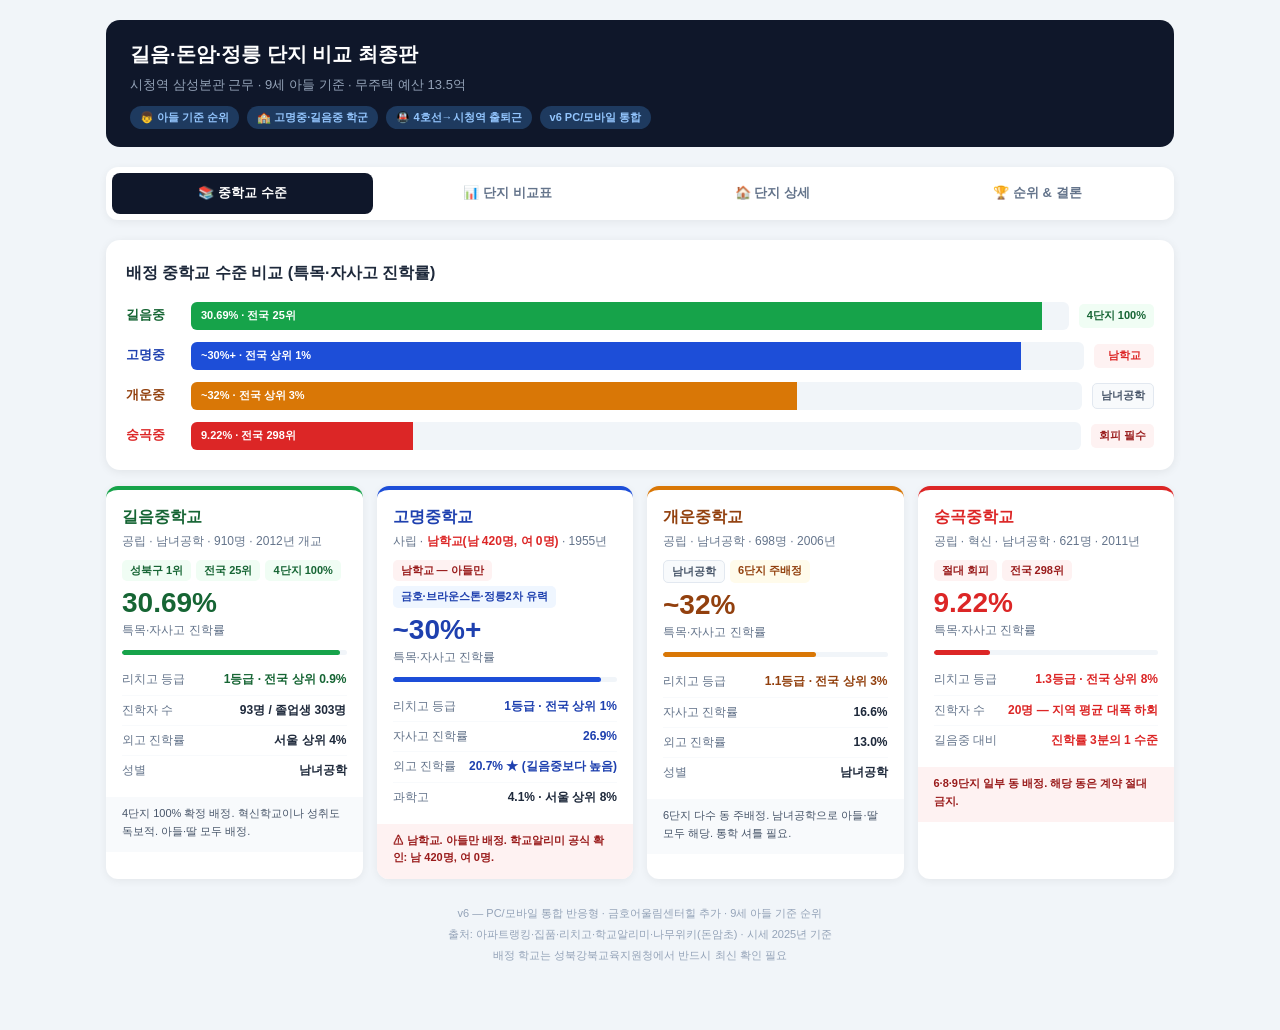
<file: index.html>
<!DOCTYPE html>
<html lang="ko">
<head>
<meta charset="UTF-8">
<meta name="viewport" content="width=device-width, initial-scale=1.0">
<title>길음·돈암·정릉 단지 비교 최종판 v6</title>
<style>
*, *::before, *::after { box-sizing: border-box; margin: 0; padding: 0; }
body {
  font-family: -apple-system, BlinkMacSystemFont, 'Noto Sans KR', 'Apple SD Gothic Neo', sans-serif;
  background: #f1f5f9; color: #1e293b; font-size: 14px; line-height: 1.6;
}

/* ── 레이아웃 ── */
.page { max-width: 1100px; margin: 0 auto; padding: 20px 16px 40px; }

/* ── 헤더 ── */
.hdr { background: #0f172a; color: white; padding: 18px 24px; border-radius: 14px; margin-bottom: 20px; }
.hdr h1 { font-size: 20px; font-weight: 800; margin-bottom: 5px; }
.hdr p { font-size: 13px; color: #94a3b8; }
.hdr-badges { display: flex; gap: 8px; flex-wrap: wrap; margin-top: 10px; }
.hdr-badge { background: #1e3a5f; color: #93c5fd; font-size: 11px; font-weight: 600; padding: 3px 10px; border-radius: 20px; }

/* ── 탭 ── */
.tabs { display: flex; background: white; border-radius: 12px; padding: 6px; gap: 4px; margin-bottom: 20px; box-shadow: 0 2px 8px rgba(0,0,0,.06); flex-wrap: wrap; }
.tab { flex: 1; min-width: 120px; padding: 10px 12px; font-size: 13px; font-weight: 600; color: #64748b; border-radius: 8px; cursor: pointer; text-align: center; transition: all .15s; white-space: nowrap; }
.tab:hover { background: #f8fafc; color: #1e293b; }
.tab.active { background: #0f172a; color: white; }

/* ── 섹션 ── */
.sec { display: none; }
.sec.active { display: block; }

/* ── 배지 ── */
.badge { display: inline-flex; padding: 2px 8px; border-radius: 5px; font-size: 11px; font-weight: 700; white-space: nowrap; }
.bg-g { background:#f0fdf4; color:#166534; }
.bg-b { background:#eff6ff; color:#1e40af; }
.bg-a { background:#fffbeb; color:#92400e; }
.bg-r { background:#fef2f2; color:#991b1b; }
.bg-p { background:#f3e8ff; color:#6b21a8; }
.bg-or { background:#fff7ed; color:#9a3412; }
.bg-gr { background:#f8fafc; color:#475569; border: 1px solid #e2e8f0; }
.badge-row { display: flex; gap: 5px; flex-wrap: wrap; }
.cg{color:#166534;} .cb{color:#1e40af;} .ca{color:#92400e;}
.cr{color:#dc2626;} .cp{color:#6b21a8;} .cor{color:#9a3412;}

/* ── 카드 공통 ── */
.card { background: white; border-radius: 14px; box-shadow: 0 2px 10px rgba(0,0,0,.07); overflow: hidden; margin-bottom: 16px; }

/* ── 중학교 수준 탭 ── */
.school-bar-wrap { padding: 20px; }
.school-bar-wrap h2 { font-size: 16px; font-weight: 700; margin-bottom: 16px; }
.sbar-row { display: flex; align-items: center; gap: 10px; margin-bottom: 12px; }
.sbar-label { font-size: 13px; font-weight: 700; flex: 0 0 55px; }
.sbar-bg { flex: 1; height: 28px; background: #f1f5f9; border-radius: 6px; overflow: hidden; }
.sbar-fill { height: 100%; display: flex; align-items: center; padding: 0 10px; font-size: 11px; font-weight: 700; color: white; }
.sbar-tag { font-size: 11px; font-weight: 700; padding: 3px 8px; border-radius: 5px; flex-shrink: 0; min-width: 60px; text-align: center; }

.school-grid { display: grid; grid-template-columns: repeat(auto-fit, minmax(240px, 1fr)); gap: 14px; }
.school-card { background: white; border-radius: 12px; box-shadow: 0 2px 8px rgba(0,0,0,.06); overflow: hidden; }
.school-card-head { padding: 14px 16px 10px; }
.school-card-title { font-size: 16px; font-weight: 700; margin-bottom: 3px; }
.school-card-sub { font-size: 12px; color: #64748b; }
.school-pct { font-size: 28px; font-weight: 900; line-height: 1; margin: 8px 0 4px; }
.school-bar { height: 5px; background: #f1f5f9; border-radius: 3px; margin: 0 16px 10px; overflow: hidden; }
.school-bar-fill { height: 100%; border-radius: 3px; }
.school-rows { padding: 0 16px 12px; }
.school-row { display: flex; justify-content: space-between; padding: 5px 0; border-bottom: 1px solid #f8fafc; font-size: 12px; }
.school-row:last-child { border-bottom: none; }
.school-k { color: #64748b; }
.school-v { font-weight: 600; }
.school-note { font-size: 11px; background: #f8fafc; padding: 8px 16px 12px; line-height: 1.6; color: #475569; }
.school-note.warn { background: #fef2f2; color: #991b1b; font-weight: 600; }

/* ── 비교표 탭 ── */
.tbl-outer { overflow-x: auto; border-radius: 14px; box-shadow: 0 2px 10px rgba(0,0,0,.07); }
.cmp-table { width: 100%; border-collapse: collapse; background: white; min-width: 860px; font-size: 12px; }
.cmp-table thead tr { background: #0f172a; }
.cmp-table thead th { padding: 11px 10px; color: #e2e8f0; font-weight: 600; font-size: 11px; text-align: center; white-space: nowrap; }
.cmp-table thead th:first-child { text-align: left; padding-left: 16px; }
.cmp-table tbody tr { border-bottom: 1px solid #f1f5f9; }
.cmp-table tbody tr:hover { background: #fafbfc; }
.cmp-table tbody tr.tr-s { background: #f0fdf4; }
.cmp-table tbody tr.tr-s:hover { background: #ecfdf5; }
.cmp-table tbody tr.tr-new { background: #fff7ed; }
.cmp-table tbody tr.tr-new:hover { background: #fef3e2; }
.cmp-table tbody tr.tr-a { background: #eff6ff; }
.cmp-table tbody tr.tr-a:hover { background: #e8f2ff; }
.cmp-table tbody tr.tr-d { opacity: .78; }
.cmp-table tbody td { padding: 10px; text-align: center; vertical-align: middle; }
.cmp-table tbody td:first-child { text-align: left; padding-left: 16px; }
.dn { font-size: 13px; font-weight: 700; }
.dsub { font-size: 11px; color: #64748b; margin-top: 2px; line-height: 1.4; }

/* ── 단지 상세 탭 ── */
.unit-grid { display: grid; grid-template-columns: repeat(auto-fit, minmax(480px, 1fr)); gap: 16px; }
.unit-card { background: white; border-radius: 14px; box-shadow: 0 2px 10px rgba(0,0,0,.07); overflow: hidden; }
.unit-card.s  { border-top: 4px solid #16a34a; }
.unit-card.new { border-top: 4px solid #ea580c; }
.unit-card.a  { border-top: 4px solid #2563eb; }
.unit-card.d  { border-top: 2px solid #dc2626; opacity: .82; }
.unit-head { padding: 16px 18px 12px; display: flex; justify-content: space-between; align-items: flex-start; gap: 12px; }
.unit-name { font-size: 18px; font-weight: 800; margin-bottom: 3px; }
.unit-brand { font-size: 12px; color: #64748b; margin-bottom: 8px; }
.unit-price { font-size: 20px; font-weight: 900; text-align: right; flex-shrink: 0; }
.unit-psub { font-size: 11px; color: #64748b; text-align: right; margin-top: 3px; }
.unit-stats { display: grid; grid-template-columns: 1fr 1fr 1fr; border-top: 1px solid #f1f5f9; }
.unit-stat { padding: 12px 14px; border-right: 1px solid #f1f5f9; }
.unit-stat:last-child { border-right: none; }
.usl { font-size: 10px; font-weight: 700; color: #94a3b8; text-transform: uppercase; letter-spacing: .04em; margin-bottom: 4px; }
.usv { font-size: 14px; font-weight: 700; }
.uss { font-size: 11px; color: #64748b; margin-top: 2px; line-height: 1.4; }
.unit-school { background: #f8fafc; border-top: 1px solid #f1f5f9; padding: 12px 18px; }
.unit-school-lbl { font-size: 10px; font-weight: 700; color: #94a3b8; text-transform: uppercase; letter-spacing: .04em; margin-bottom: 6px; }
.unit-school-name { font-size: 15px; font-weight: 700; margin-bottom: 4px; }
.unit-school-bar { height: 4px; background: #e2e8f0; border-radius: 2px; margin: 5px 0; overflow: hidden; }
.unit-school-fill { height: 100%; border-radius: 2px; }
.unit-school-sub { font-size: 11px; color: #475569; line-height: 1.6; }
.unit-warn { font-size: 11px; color: #dc2626; font-weight: 600; margin-top: 5px; }
.unit-rec { padding: 12px 18px; border-top: 1px solid #f1f5f9; }
.unit-rec-inner { border-radius: 8px; padding: 10px 14px; }
.unit-rec-title { font-size: 12px; font-weight: 700; margin-bottom: 4px; }
.unit-rec-text { font-size: 12px; line-height: 1.6; }
.bad-list { background: white; border-radius: 14px; box-shadow: 0 2px 10px rgba(0,0,0,.07); padding: 18px; }
.bad-title { font-size: 13px; font-weight: 700; color: #dc2626; margin-bottom: 12px; }
.bad-row { display: flex; gap: 10px; padding: 7px 0; border-bottom: 1px solid #f8fafc; font-size: 13px; }
.bad-row:last-child { border-bottom: none; }
.bad-name { font-weight: 700; flex: 0 0 80px; }
.bad-reason { color: #64748b; }

/* ── 결론 탭 ── */
.rank-card { background: white; border-radius: 14px; box-shadow: 0 2px 10px rgba(0,0,0,.07); padding: 20px; margin-bottom: 16px; }
.rank-card h2 { font-size: 16px; font-weight: 700; margin-bottom: 6px; }
.rank-info { font-size: 12px; color: #1e40af; background: #eff6ff; border-radius: 7px; padding: 7px 12px; margin-bottom: 16px; font-weight: 600; }
.rank-item { display: flex; align-items: center; gap: 14px; padding: 14px 16px; border-radius: 11px; margin-bottom: 10px; }
.rank-item:last-child { margin-bottom: 0; }
.rank-num { font-size: 26px; font-weight: 900; flex-shrink: 0; width: 36px; text-align: center; }
.rank-body { flex: 1; min-width: 0; }
.rank-name-row { display: flex; align-items: center; gap: 7px; flex-wrap: wrap; margin-bottom: 5px; }
.rank-name { font-size: 16px; font-weight: 800; }
.rank-desc { font-size: 12px; color: #475569; line-height: 1.7; }
.rank-price { text-align: right; flex-shrink: 0; }
.rank-price-val { font-size: 16px; font-weight: 800; }
.rank-price-sub { font-size: 11px; color: #64748b; margin-top: 2px; }
.rank-note { background: #eff6ff; border-radius: 10px; padding: 12px 16px; margin-bottom: 16px; }
.rank-note-title { font-size: 12px; font-weight: 700; color: #1e40af; margin-bottom: 8px; }
.rank-note-row { font-size: 12px; color: #1e3a8a; line-height: 1.9; }
.bad-card { background: #fef2f2; border-radius: 12px; padding: 16px 18px; border-left: 4px solid #ef4444; }
.bad-card-title { font-size: 13px; font-weight: 700; color: #dc2626; margin-bottom: 10px; }
.bad-card-row { font-size: 12px; color: #7f1d1d; line-height: 1.9; }

.section-title { font-size: 15px; font-weight: 700; margin-bottom: 14px; color: #1e293b; display: flex; align-items: center; gap: 7px; }

.footer { text-align: center; padding: 24px; font-size: 11px; color: #94a3b8; line-height: 1.9; }

/* ── 반응형 ── */
@media (max-width: 768px) {
  .page { padding: 12px 10px 32px; }
  .hdr { padding: 14px 16px; border-radius: 10px; margin-bottom: 14px; }
  .hdr h1 { font-size: 16px; }
  .tabs { border-radius: 10px; padding: 4px; gap: 3px; margin-bottom: 14px; }
  .tab { min-width: 80px; padding: 8px 6px; font-size: 11px; }
  .unit-grid { grid-template-columns: 1fr; }
  .unit-stats { grid-template-columns: 1fr 1fr; }
  .unit-stats .unit-stat:nth-child(2) { border-right: none; }
  .unit-stats .unit-stat:nth-child(3) { border-top: 1px solid #f1f5f9; grid-column: span 2; border-right: none; }
  .school-grid { grid-template-columns: 1fr; }
  .rank-item { padding: 12px; }
  .rank-num { font-size: 20px; width: 28px; }
  .rank-name { font-size: 14px; }
  .rank-price-val { font-size: 14px; }
}
@media (max-width: 540px) {
  .unit-head { flex-direction: column; }
  .unit-price { text-align: left; }
  .unit-stats { grid-template-columns: 1fr 1fr; }
  .unit-stats .unit-stat:nth-child(3) { grid-column: span 2; }
}
</style>
</head>
<body>
<div class="page">

<!-- 헤더 -->
<div class="hdr">
  <h1>길음·돈암·정릉 단지 비교 최종판</h1>
  <p>시청역 삼성본관 근무 · 9세 아들 기준 · 무주택 예산 13.5억</p>
  <div class="hdr-badges">
    <span class="hdr-badge">👦 아들 기준 순위</span>
    <span class="hdr-badge">🏫 고명중·길음중 학군</span>
    <span class="hdr-badge">🚇 4호선→시청역 출퇴근</span>
    <span class="hdr-badge">v6 PC/모바일 통합</span>
  </div>
</div>

<!-- 탭 -->
<div class="tabs">
  <div class="tab active" onclick="showTab('school')">📚 중학교 수준</div>
  <div class="tab" onclick="showTab('table')">📊 단지 비교표</div>
  <div class="tab" onclick="showTab('detail')">🏠 단지 상세</div>
  <div class="tab" onclick="showTab('final')">🏆 순위 & 결론</div>
</div>


<!-- ════════════ TAB 1: 중학교 수준 ════════════ -->
<div id="tab-school" class="sec active">

  <div class="card">
    <div class="school-bar-wrap">
      <h2>배정 중학교 수준 비교 (특목·자사고 진학률)</h2>
      <div class="sbar-row">
        <span class="sbar-label cg">길음중</span>
        <div class="sbar-bg"><div class="sbar-fill" style="width:97%;background:#16a34a;">30.69% · 전국 25위</div></div>
        <span class="sbar-tag bg-g">4단지 100%</span>
      </div>
      <div class="sbar-row">
        <span class="sbar-label cb">고명중</span>
        <div class="sbar-bg"><div class="sbar-fill" style="width:93%;background:#1d4ed8;">~30%+ · 전국 상위 1%</div></div>
        <span class="sbar-tag bg-r" style="color:#dc2626;">남학교</span>
      </div>
      <div class="sbar-row">
        <span class="sbar-label ca">개운중</span>
        <div class="sbar-bg"><div class="sbar-fill" style="width:68%;background:#d97706;">~32% · 전국 상위 3%</div></div>
        <span class="sbar-tag bg-gr">남녀공학</span>
      </div>
      <div class="sbar-row" style="margin-bottom:0;">
        <span class="sbar-label cr">숭곡중</span>
        <div class="sbar-bg"><div class="sbar-fill" style="width:25%;background:#dc2626;">9.22% · 전국 298위</div></div>
        <span class="sbar-tag bg-r">회피 필수</span>
      </div>
    </div>
  </div>

  <div class="school-grid">

    <!-- 길음중 -->
    <div class="school-card" style="border-top:4px solid #16a34a;">
      <div class="school-card-head">
        <div class="school-card-title cg">길음중학교</div>
        <div class="school-card-sub">공립 · 남녀공학 · 910명 · 2012년 개교</div>
        <div class="badge-row" style="margin-top:8px;">
          <span class="badge bg-g">성북구 1위</span>
          <span class="badge bg-g">전국 25위</span>
          <span class="badge bg-g">4단지 100%</span>
        </div>
        <div class="school-pct cg">30.69%</div>
        <div style="font-size:12px;color:#64748b;">특목·자사고 진학률</div>
      </div>
      <div class="school-bar"><div class="school-bar-fill" style="width:97%;background:#16a34a;"></div></div>
      <div class="school-rows">
        <div class="school-row"><span class="school-k">리치고 등급</span><span class="school-v cg">1등급 · 전국 상위 0.9%</span></div>
        <div class="school-row"><span class="school-k">진학자 수</span><span class="school-v">93명 / 졸업생 303명</span></div>
        <div class="school-row"><span class="school-k">외고 진학률</span><span class="school-v">서울 상위 4%</span></div>
        <div class="school-row"><span class="school-k">성별</span><span class="school-v">남녀공학</span></div>
      </div>
      <div class="school-note">4단지 100% 확정 배정. 혁신학교이나 성취도 독보적. 아들·딸 모두 배정.</div>
    </div>

    <!-- 고명중 -->
    <div class="school-card" style="border-top:4px solid #1d4ed8;">
      <div class="school-card-head">
        <div class="school-card-title cb">고명중학교</div>
        <div class="school-card-sub">사립 · <strong style="color:#dc2626;">남학교(남 420명, 여 0명)</strong> · 1955년</div>
        <div class="badge-row" style="margin-top:8px;">
          <span class="badge bg-r">남학교 — 아들만</span>
          <span class="badge bg-b">금호·브라운스톤·정릉2차 유력</span>
        </div>
        <div class="school-pct cb">~30%+</div>
        <div style="font-size:12px;color:#64748b;">특목·자사고 진학률</div>
      </div>
      <div class="school-bar"><div class="school-bar-fill" style="width:93%;background:#1d4ed8;"></div></div>
      <div class="school-rows">
        <div class="school-row"><span class="school-k">리치고 등급</span><span class="school-v cb">1등급 · 전국 상위 1%</span></div>
        <div class="school-row"><span class="school-k">자사고 진학률</span><span class="school-v cb">26.9%</span></div>
        <div class="school-row"><span class="school-k">외고 진학률</span><span class="school-v cb">20.7% ★ (길음중보다 높음)</span></div>
        <div class="school-row"><span class="school-k">과학고</span><span class="school-v">4.1% · 서울 상위 8%</span></div>
      </div>
      <div class="school-note warn">⚠ 남학교. 아들만 배정. 학교알리미 공식 확인: 남 420명, 여 0명.</div>
    </div>

    <!-- 개운중 -->
    <div class="school-card" style="border-top:4px solid #d97706;">
      <div class="school-card-head">
        <div class="school-card-title ca">개운중학교</div>
        <div class="school-card-sub">공립 · 남녀공학 · 698명 · 2006년</div>
        <div class="badge-row" style="margin-top:8px;">
          <span class="badge bg-gr">남녀공학</span>
          <span class="badge bg-a">6단지 주배정</span>
        </div>
        <div class="school-pct ca">~32%</div>
        <div style="font-size:12px;color:#64748b;">특목·자사고 진학률</div>
      </div>
      <div class="school-bar"><div class="school-bar-fill" style="width:68%;background:#d97706;"></div></div>
      <div class="school-rows">
        <div class="school-row"><span class="school-k">리치고 등급</span><span class="school-v ca">1.1등급 · 전국 상위 3%</span></div>
        <div class="school-row"><span class="school-k">자사고 진학률</span><span class="school-v">16.6%</span></div>
        <div class="school-row"><span class="school-k">외고 진학률</span><span class="school-v">13.0%</span></div>
        <div class="school-row"><span class="school-k">성별</span><span class="school-v">남녀공학</span></div>
      </div>
      <div class="school-note">6단지 다수 동 주배정. 남녀공학으로 아들·딸 모두 해당. 통학 셔틀 필요.</div>
    </div>

    <!-- 숭곡중 -->
    <div class="school-card" style="border-top:4px solid #dc2626;">
      <div class="school-card-head">
        <div class="school-card-title cr">숭곡중학교</div>
        <div class="school-card-sub">공립 · 혁신 · 남녀공학 · 621명 · 2011년</div>
        <div class="badge-row" style="margin-top:8px;">
          <span class="badge bg-r">절대 회피</span>
          <span class="badge bg-r">전국 298위</span>
        </div>
        <div class="school-pct cr">9.22%</div>
        <div style="font-size:12px;color:#64748b;">특목·자사고 진학률</div>
      </div>
      <div class="school-bar"><div class="school-bar-fill" style="width:25%;background:#dc2626;"></div></div>
      <div class="school-rows">
        <div class="school-row"><span class="school-k">리치고 등급</span><span class="school-v cr">1.3등급 · 전국 상위 8%</span></div>
        <div class="school-row"><span class="school-k">진학자 수</span><span class="school-v cr">20명 — 지역 평균 대폭 하회</span></div>
        <div class="school-row"><span class="school-k">길음중 대비</span><span class="school-v cr">진학률 3분의 1 수준</span></div>
      </div>
      <div class="school-note warn">6·8·9단지 일부 동 배정. 해당 동은 계약 절대 금지.</div>
    </div>

  </div>
</div>


<!-- ════════════ TAB 2: 단지 비교표 ════════════ -->
<div id="tab-table" class="sec">
  <div class="tbl-outer">
    <table class="cmp-table">
      <thead>
        <tr>
          <th style="min-width:110px;">단지</th>
          <th>배정 중학교</th>
          <th>학군등급</th>
          <th>길음역<br>도보</th>
          <th>시청역<br>소요</th>
          <th>경사</th>
          <th>84㎡ 시세</th>
          <th>연식</th>
          <th>세대수</th>
          <th>추천</th>
        </tr>
      </thead>
      <tbody>

        <tr class="tr-new">
          <td><div class="dn cor">금호어울림센터힐</div><div class="dsub">돈암동</div></td>
          <td><div style="font-weight:700;color:#1d4ed8;font-size:12px;">고명중 유력</div><div class="dsub">돈암초→고명중<br><span style="color:#dc2626;">남학교·아들만</span></div></td>
          <td><span class="badge bg-b">1등급</span><div class="dsub">전국 1%</div></td>
          <td><strong class="cg">3~4분</strong><div class="dsub">역 279m<br>최근접</div></td>
          <td><strong class="cg">23~26분</strong><div class="dsub">전체 최단</div></td>
          <td><span class="badge bg-g">평지</span></td>
          <td><strong class="cp">10.5~11억</strong></td>
          <td><strong class="cg">2016년</strong><div class="dsub" style="color:#166534;">9년 준신축</div></td>
          <td>490세대</td>
          <td><span class="badge bg-g">★1위</span></td>
        </tr>

        <tr class="tr-new">
          <td><div class="dn cor">브라운스톤돈암</div><div class="dsub">돈암동</div></td>
          <td><div style="font-weight:700;color:#1d4ed8;font-size:12px;">고명중 유력</div><div class="dsub">돈암초→고명중<br><span style="color:#dc2626;">남학교·아들만</span></div></td>
          <td><span class="badge bg-b">1등급</span><div class="dsub">전국 1%</div></td>
          <td><strong class="ca">10~13분</strong><div class="dsub">동별 편차</div></td>
          <td><strong class="ca">28~33분</strong></td>
          <td><span class="badge bg-g">평지</span></td>
          <td><strong class="ca">10~11억</strong></td>
          <td>2004년<div class="dsub" style="color:#dc2626;">22년차</div></td>
          <td>1,074세대</td>
          <td><span class="badge bg-or">2위</span></td>
        </tr>

        <tr class="tr-s">
          <td><div class="dn">4단지</div><div class="dsub">e편한세상<br>길음동</div></td>
          <td><div style="font-weight:700;color:#166534;font-size:12px;">길음중 100%</div><div class="dsub" style="color:#166534;">길음초 배정<br>남녀공학</div></td>
          <td><span class="badge bg-g">1등급</span><div class="dsub">전국 0.9%</div></td>
          <td><strong class="ca">18~20분</strong><div class="dsub">마을버스<br>5~7분</div></td>
          <td><strong class="ca">35~40분</strong></td>
          <td><span class="badge bg-r">경사 심함</span><div class="dsub">버스 극복</div></td>
          <td><strong class="cg">10~11억</strong></td>
          <td>2005년<div class="dsub" style="color:#92400e;">22년차</div></td>
          <td>1,605세대</td>
          <td><span class="badge bg-g">3위</span></td>
        </tr>

        <tr class="tr-new">
          <td><div class="dn cor">정릉2차</div><div class="dsub">e편한세상<br>정릉동</div></td>
          <td><div style="font-weight:700;color:#1d4ed8;font-size:12px;">고명중 도보 3분</div><div class="dsub">배정 확인 필수<br><span style="color:#dc2626;">남학교·아들만</span></div></td>
          <td><span class="badge bg-b">1등급유력</span><div class="dsub">전국 1%</div></td>
          <td><strong class="ca">10~11분</strong><div class="dsub">정릉역 9분도</div></td>
          <td><strong class="ca">35~40분</strong></td>
          <td><span class="badge bg-a">경사 있음</span></td>
          <td><strong class="cg">8~9.5억</strong><div class="dsub cg">최저가</div></td>
          <td>2009년<div class="dsub">16년차</div></td>
          <td>527세대</td>
          <td><span class="badge bg-p">4위</span></td>
        </tr>

        <tr class="tr-s">
          <td><div class="dn">6단지</div><div class="dsub">래미안<br>길음동</div></td>
          <td><div style="font-weight:700;font-size:12px;">개운중 多</div><div class="dsub" style="color:#dc2626;">고명중 소수<br>숭곡중 동 회피</div></td>
          <td><span class="badge bg-a">동별차이</span><div class="dsub">개운중<br>전국 3%</div></td>
          <td><strong class="cg">5분</strong><div class="dsub">지하연결</div></td>
          <td><strong class="cg">25~28분</strong></td>
          <td><span class="badge bg-g">평지</span></td>
          <td><strong class="cb">12~13억</strong></td>
          <td>2007년<div class="dsub">18년차</div></td>
          <td>977세대</td>
          <td><span class="badge bg-b">5위</span></td>
        </tr>

        <tr class="tr-a">
          <td><div class="dn">9단지</div><div class="dsub">래미안<br>길음동</div></td>
          <td><div style="font-size:12px;">개운중/고명중<br>/숭곡중</div><div class="dsub" style="color:#dc2626;">동별 상이·숭곡 회피</div></td>
          <td><span class="badge bg-a">동별차이</span></td>
          <td><strong class="ca">7~10분</strong><div class="dsub">에스컬</div></td>
          <td><strong class="ca">28~32분</strong></td>
          <td><span class="badge bg-g">에스컬</span></td>
          <td><strong class="cp">13~14억</strong></td>
          <td>2010년<div class="dsub">15년차</div></td>
          <td>2,940세대</td>
          <td><span class="badge bg-p">6위</span></td>
        </tr>

        <tr class="tr-a">
          <td><div class="dn">8단지</div><div class="dsub">래미안<br>길음동</div></td>
          <td><div style="font-size:12px;">개운중/고명중<br>/숭곡중</div><div class="dsub" style="color:#dc2626;">동별 상이·숭곡 회피</div></td>
          <td><span class="badge bg-a">동별차이</span></td>
          <td><strong class="ca">8~10분</strong></td>
          <td><strong class="ca">28~32분</strong></td>
          <td><span class="badge bg-a">보통</span></td>
          <td><strong>12.5~13.5억</strong></td>
          <td>2009년<div class="dsub">16년차</div></td>
          <td>1,900세대</td>
          <td><span class="badge bg-gr">7위</span></td>
        </tr>

        <tr class="tr-d">
          <td><div class="dn">2단지</div><div class="dsub">푸르지오</div></td>
          <td><div style="color:#166534;font-size:12px;font-weight:700;">길음중 우선</div></td>
          <td><span class="badge bg-g">1등급</span></td>
          <td><strong class="cr">20분+</strong></td>
          <td><strong class="cr">40~45분</strong></td>
          <td><span class="badge bg-r">최악</span></td>
          <td><strong class="cg">9~10.5억</strong></td>
          <td>2005년</td>
          <td>1,424세대</td>
          <td><span class="badge bg-r">비추</span></td>
        </tr>

        <tr class="tr-d">
          <td><div class="dn">1·3·5단지</div></td>
          <td><div style="font-size:12px;color:#dc2626;">숭곡중 多(1·5)<br>경사 심함(3)</div></td>
          <td><span class="badge bg-r">불리</span></td>
          <td><strong class="cr">다양</strong></td>
          <td><strong class="cr">35~45분</strong></td>
          <td><span class="badge bg-r">경사</span></td>
          <td><strong>8~11.5억</strong></td>
          <td>2002~08년</td>
          <td>—</td>
          <td><span class="badge bg-r">비추</span></td>
        </tr>

      </tbody>
    </table>
  </div>
  <div style="background:white;border-radius:12px;padding:14px 16px;margin-top:14px;font-size:12px;line-height:1.9;box-shadow:0 2px 8px rgba(0,0,0,.06);">
    🟠 주황 = 신규 추가 단지 &nbsp;|&nbsp; 🟢 초록 = 기존 추천 단지 &nbsp;|&nbsp; 🔵 파란 = 조건부 추천 &nbsp;|&nbsp; 흰색 = 비추천<br>
    <span style="color:#dc2626;font-weight:600;">⚠ 6·8·9단지는 동마다 배정 학교 다름 — 숭곡중(298위) 배정 동 절대 회피</span><br>
    <span style="color:#1d4ed8;font-weight:600;">📌 고명중은 남학교 — 9세 아들이면 배정 가능 | 배정은 성북강북교육지원청 공식 확인 필수</span>
  </div>
</div>


<!-- ════════════ TAB 3: 단지 상세 ════════════ -->
<div id="tab-detail" class="sec">
  <div class="unit-grid">

    <!-- 금호어울림 -->
    <div class="unit-card new">
      <div class="unit-head">
        <div>
          <div style="display:flex;align-items:center;gap:8px;margin-bottom:3px;">
            <span class="unit-name cor">금호어울림센터힐</span>
            <span class="badge bg-or">🆕 1위</span>
          </div>
          <div class="unit-brand">490세대 · 2016년 3월 · 9년차 · 성북구 돈암동 643</div>
          <div class="badge-row">
            <span class="badge bg-g">역 3~4분 최근접</span>
            <span class="badge bg-g">준신축 9년</span>
            <span class="badge bg-b">고명중 유력</span>
            <span class="badge bg-g">평지</span>
          </div>
        </div>
        <div>
          <div class="unit-price cp">10.5~11억</div>
          <div class="unit-psub">84㎡ 기준<br>30평대 최근 1년 최고 11억</div>
        </div>
      </div>
      <div class="unit-stats">
        <div class="unit-stat">
          <div class="usl">길음역</div>
          <div class="usv cg">도보 3~4분</div>
          <div class="uss">역 279m · 비교 단지 전체 최근접<br>6단지(5분)보다도 가까움</div>
        </div>
        <div class="unit-stat">
          <div class="usl">시청역 출퇴근</div>
          <div class="usv cg">23~26분</div>
          <div class="uss">4호선→동대문역사→2호선<br>전체 비교 단지 중 최단</div>
        </div>
        <div class="unit-stat">
          <div class="usl">경사 / 연식</div>
          <div class="usv"><span class="badge bg-g">평지</span> &nbsp; <span class="badge bg-g">준신축</span></div>
          <div class="uss">돈암동 평지 · 2016년 9년차<br>비교 단지 중 가장 신축</div>
        </div>
      </div>
      <div class="unit-school">
        <div class="unit-school-lbl">배정 중학교</div>
        <div style="display:flex;align-items:center;justify-content:space-between;margin-bottom:5px;">
          <span class="unit-school-name cb">고명중 (돈암초→고명중 경로)</span>
          <span class="badge bg-r">남학교</span>
        </div>
        <div class="unit-school-bar"><div class="unit-school-fill" style="width:93%;background:#1d4ed8;"></div></div>
        <div class="unit-school-sub">전국 상위 1% · 자사고 26.9% · 외고 20.7%★<br>돈암동 주소 → 브라운스톤돈암과 동일 배정 경로</div>
        <div class="unit-warn">⚠ 남학교(아들만). 배정은 성북강북교육지원청 공식 확인 필수.</div>
      </div>
      <div class="unit-rec">
        <div class="unit-rec-inner" style="background:#f0fdf4;">
          <div class="unit-rec-title cg">역 초근접 + 고명중 + 준신축 (아들 기준 종합 1위)</div>
          <div class="unit-rec-text cg">비교 단지 중 역이 가장 가깝고(3~4분) 출퇴근도 가장 짧음(23~26분). 2016년 준신축으로 노후화 부담 없음. 고명중 배정 유력. 유일한 단점은 490세대 소규모.</div>
        </div>
      </div>
    </div>

    <!-- 브라운스톤돈암 -->
    <div class="unit-card new">
      <div class="unit-head">
        <div>
          <div style="display:flex;align-items:center;gap:8px;margin-bottom:3px;">
            <span class="unit-name cor">브라운스톤돈암</span>
            <span class="badge bg-or">2위</span>
          </div>
          <div class="unit-brand">1,074세대 · 2004년 12월 · 22년차 · 성북구 돈암동</div>
          <div class="badge-row">
            <span class="badge bg-b">고명중 유력</span>
            <span class="badge bg-g">완전 평지</span>
            <span class="badge bg-g">대단지</span>
          </div>
        </div>
        <div>
          <div class="unit-price ca">10~11억</div>
          <div class="unit-psub">82타입 기준</div>
        </div>
      </div>
      <div class="unit-stats">
        <div class="unit-stat">
          <div class="usl">길음역</div>
          <div class="usv ca">10~13분</div>
          <div class="uss">동별 편차 · 평지 이동</div>
        </div>
        <div class="unit-stat">
          <div class="usl">시청역 출퇴근</div>
          <div class="usv ca">28~33분</div>
          <div class="uss">4호선→2호선</div>
        </div>
        <div class="unit-stat">
          <div class="usl">경사 / 연식</div>
          <div class="usv"><span class="badge bg-g">평지</span></div>
          <div class="uss">2004년 22년차<br>금호보다 13년 오래됨</div>
        </div>
      </div>
      <div class="unit-school">
        <div class="unit-school-lbl">배정 중학교</div>
        <div style="display:flex;align-items:center;justify-content:space-between;margin-bottom:5px;">
          <span class="unit-school-name cb">고명중 (돈암초→고명중 경로)</span>
          <span class="badge bg-r">남학교</span>
        </div>
        <div class="unit-school-bar"><div class="unit-school-fill" style="width:93%;background:#1d4ed8;"></div></div>
        <div class="unit-school-sub">전국 상위 1% · 자사고 26.9% · 외고 20.7%★</div>
        <div class="unit-warn">⚠ 남학교(아들만). 배정은 교육지원청 공식 확인 필수.</div>
      </div>
      <div class="unit-rec">
        <div class="unit-rec-inner" style="background:#fff7ed;">
          <div class="unit-rec-title cor">고명중 + 평지 + 대단지 안정성 (금호보다 역 거리 불리)</div>
          <div class="unit-rec-text cor">금호어울림과 배정 학교·가격 동일하나, 역 거리(10~13분)와 연식(22년차)에서 열세. 대신 1,074세대 중형 단지로 유동성·커뮤니티 우위.</div>
        </div>
      </div>
    </div>

    <!-- 4단지 -->
    <div class="unit-card s">
      <div class="unit-head">
        <div>
          <div style="display:flex;align-items:center;gap:8px;margin-bottom:3px;">
            <span class="unit-name">4단지 e편한세상</span>
            <span class="badge bg-g">3위</span>
          </div>
          <div class="unit-brand">1,605세대 · 2005년 · 22년차 · 성북구 길음동</div>
          <div class="badge-row">
            <span class="badge bg-g">길음중 100% 확정</span>
            <span class="badge bg-g">길음초 배정</span>
            <span class="badge bg-r">경사 심함</span>
          </div>
        </div>
        <div>
          <div class="unit-price cg">10~11억</div>
          <div class="unit-psub">예산 여유 최대</div>
        </div>
      </div>
      <div class="unit-stats">
        <div class="unit-stat">
          <div class="usl">길음역</div>
          <div class="usv ca">18~20분</div>
          <div class="uss">마을버스 5~7분 단축 가능</div>
        </div>
        <div class="unit-stat">
          <div class="usl">시청역 출퇴근</div>
          <div class="usv ca">35~40분</div>
          <div class="uss">버스+4호선+2호선</div>
        </div>
        <div class="unit-stat">
          <div class="usl">경사</div>
          <div class="usv"><span class="badge bg-r">경사 심함</span></div>
          <div class="uss">마을버스 극복 가능<br>겨울 빙판 주의</div>
        </div>
      </div>
      <div class="unit-school">
        <div class="unit-school-lbl">배정 중학교</div>
        <div style="display:flex;align-items:center;justify-content:space-between;margin-bottom:5px;">
          <span class="unit-school-name cg">길음중 100% 확정</span>
          <div class="badge-row"><span class="badge bg-g">성북구 1위</span><span class="badge bg-g">전국 25위</span></div>
        </div>
        <div class="unit-school-bar"><div class="unit-school-fill" style="width:97%;background:#16a34a;"></div></div>
        <div class="unit-school-sub">특목·자사고 30.69% · 공립 남녀공학 · 아들 확정 배정</div>
      </div>
      <div class="unit-rec">
        <div class="unit-rec-inner" style="background:#f0fdf4;">
          <div class="unit-rec-title cg">학군 확정성 최강 — 길음중 100% 보장</div>
          <div class="unit-rec-text cg">고명중(유력)과 달리 길음중은 100% 확정. 배정 불확실성 제로. 경사는 마을버스로 극복. 1,605세대 대단지 안정성.</div>
        </div>
      </div>
    </div>

    <!-- 정릉2차 -->
    <div class="unit-card new">
      <div class="unit-head">
        <div>
          <div style="display:flex;align-items:center;gap:8px;margin-bottom:3px;">
            <span class="unit-name cor">정릉e편한세상2차</span>
            <span class="badge bg-p">4위</span>
          </div>
          <div class="unit-brand">527세대 · 2009년 · 16년차 · 성북구 정릉동</div>
          <div class="badge-row">
            <span class="badge bg-b">고명중 도보 3분</span>
            <span class="badge bg-g">8~9.5억 최저가</span>
            <span class="badge bg-a">경사 있음</span>
          </div>
        </div>
        <div>
          <div class="unit-price cp">8~9.5억</div>
          <div class="unit-psub">비교 단지 최저가<br>(25년 9억500만 실거래)</div>
        </div>
      </div>
      <div class="unit-stats">
        <div class="unit-stat">
          <div class="usl">길음역</div>
          <div class="usv ca">10~11분</div>
          <div class="uss">정릉역(우이신설) 9분도 가능</div>
        </div>
        <div class="unit-stat">
          <div class="usl">시청역 출퇴근</div>
          <div class="usv ca">35~40분</div>
          <div class="uss">버스+4호선+2호선</div>
        </div>
        <div class="unit-stat">
          <div class="usl">경사 / 단지</div>
          <div class="usv"><span class="badge bg-a">경사 있음</span></div>
          <div class="uss">527세대 소규모<br>유동성↓ · 임장 필수</div>
        </div>
      </div>
      <div class="unit-school">
        <div class="unit-school-lbl">배정 중학교</div>
        <div style="display:flex;align-items:center;justify-content:space-between;margin-bottom:5px;">
          <span class="unit-school-name cb">고명중 (도보 3분 · 배정 유력)</span>
          <span class="badge bg-r">남학교</span>
        </div>
        <div class="unit-school-bar"><div class="unit-school-fill" style="width:93%;background:#1d4ed8;"></div></div>
        <div class="unit-school-sub">전국 상위 1% · 자사고 26.9% · 외고 20.7%★</div>
        <div class="unit-warn">⚠ 남학교(아들만). 배정 공식 확인 필수.</div>
      </div>
      <div class="unit-rec">
        <div class="unit-rec-inner" style="background:#fdf4ff;">
          <div class="unit-rec-title cp">가격 최우선 + 고명중 최근접</div>
          <div class="unit-rec-text cp">8~9.5억으로 최저가. 고명중 도보 3분 초근접. 단, 527세대 소규모·경사·배정 확인 필수.</div>
        </div>
      </div>
    </div>

    <!-- 6단지 -->
    <div class="unit-card s">
      <div class="unit-head">
        <div>
          <div style="display:flex;align-items:center;gap:8px;margin-bottom:3px;">
            <span class="unit-name">6단지 래미안</span>
            <span class="badge bg-b">5위</span>
          </div>
          <div class="unit-brand">977세대 · 2007년 · 18년차 · 성북구 길음동</div>
          <div class="badge-row">
            <span class="badge bg-g">역 5분 지하연결</span>
            <span class="badge bg-g">평지</span>
            <span class="badge bg-a">개운중 주배정</span>
          </div>
        </div>
        <div>
          <div class="unit-price cb">12~13억</div>
          <div class="unit-psub">출퇴근 강점</div>
        </div>
      </div>
      <div class="unit-stats">
        <div class="unit-stat">
          <div class="usl">길음역</div>
          <div class="usv cg">도보 5분</div>
          <div class="uss">지하주차장 연결 · 비·눈 무관</div>
        </div>
        <div class="unit-stat">
          <div class="usl">시청역 출퇴근</div>
          <div class="usv cg">25~28분</div>
          <div class="uss">4호선→동대문역사→2호선</div>
        </div>
        <div class="unit-stat">
          <div class="usl">경사</div>
          <div class="usv"><span class="badge bg-g">완전 평지</span></div>
          <div class="uss">단지 내 경사 없음</div>
        </div>
      </div>
      <div class="unit-school">
        <div class="unit-school-lbl">배정 중학교 (동별 상이 ⚠)</div>
        <div style="font-size:14px;font-weight:700;color:#92400e;margin-bottom:5px;">개운중 (다수 동) · 고명중 (소수 동)</div>
        <div class="unit-school-bar"><div class="unit-school-fill" style="width:68%;background:#d97706;"></div></div>
        <div class="unit-school-sub">개운중: 전국 상위 3% · 남녀공학 / 고명중: 전국 상위 1% · 남학교</div>
        <div class="unit-warn">⚠ 아들 기준이면 고명중 배정 동이 소수라 불리. 숭곡중 동 절대 회피.</div>
      </div>
      <div class="unit-rec">
        <div class="unit-rec-inner" style="background:#eff6ff;">
          <div class="unit-rec-title cb">출퇴근 최강 but 아들 기준엔 학군 불리</div>
          <div class="unit-rec-text cb">역 5분 평지 시청역 25분은 최강. 그러나 아들 기준 고명중 배정 동이 소수라 1~4위 단지 대비 학군 열세. 학군보다 출퇴근 우선시하면 선택.</div>
        </div>
      </div>
    </div>

  </div>

  <!-- 비추천 -->
  <div class="bad-list">
    <div class="bad-title">✗ 비추천 단지</div>
    <div class="bad-row"><span class="bad-name">2단지 푸르지오</span><span class="bad-reason">길음중 배정이나 역거리+경사 최악 (출퇴근 40~45분)</span></div>
    <div class="bad-row"><span class="bad-name">3단지 센트레빌</span><span class="bad-reason">길음중 배정이나 고지대 경사 극심</span></div>
    <div class="bad-row"><span class="bad-name">5단지 래미안</span><span class="bad-reason">숭곡중(전국 298위) 多 배정 + 경사 심함</span></div>
    <div class="bad-row"><span class="bad-name">7단지 두산위브</span><span class="bad-reason">8단지 대비 브랜드 약세, 추가 메리트 없음</span></div>
    <div class="bad-row"><span class="bad-name">1단지 래미안</span><span class="bad-reason">숭곡중 多 배정 + 2002년 25년 최노후</span></div>
  </div>
</div>


<!-- ════════════ TAB 4: 순위 & 결론 ════════════ -->
<div id="tab-final" class="sec">

  <div class="rank-card">
    <h2>🏆 단지별 종합 순위</h2>
    <div class="rank-info">👦 9세 아들 기준 · 고명중(남학교) 배정 가능 · 시청역 출퇴근 반영</div>

    <!-- 1위 -->
    <div class="rank-item" style="background:#fefce8;border-left:5px solid #eab308;">
      <div class="rank-num" style="color:#eab308;">1</div>
      <div class="rank-body">
        <div class="rank-name-row">
          <span class="rank-name">금호어울림센터힐</span>
          <span class="badge bg-g">역 3~4분</span>
          <span class="badge bg-g">준신축 9년</span>
          <span class="badge bg-b">고명중 유력</span>
        </div>
        <div class="rank-desc">고명중(전국 1%) 유력 · 역 279m 전체 최근접 · 시청역 23~26분 최단 · 2016년 준신축<br>단점: 490세대 소규모</div>
      </div>
      <div class="rank-price">
        <div class="rank-price-val cp">10.5~11억</div>
        <div class="rank-price-sub">490세대</div>
      </div>
    </div>

    <!-- 2위 -->
    <div class="rank-item" style="background:#fff7ed;border-left:5px solid #f59e0b;">
      <div class="rank-num" style="color:#f59e0b;">2</div>
      <div class="rank-body">
        <div class="rank-name-row">
          <span class="rank-name">브라운스톤돈암</span>
          <span class="badge bg-b">고명중 유력</span>
          <span class="badge bg-g">평지</span>
          <span class="badge bg-g">대단지</span>
        </div>
        <div class="rank-desc">고명중 유력 · 완전 평지 · 1,074세대 안정성<br>단점: 금호보다 역 거리↑ 연식↑(22년차)</div>
      </div>
      <div class="rank-price">
        <div class="rank-price-val cor">10~11억</div>
        <div class="rank-price-sub">1,074세대</div>
      </div>
    </div>

    <!-- 3위 -->
    <div class="rank-item" style="background:#f0fdf4;border-left:5px solid #16a34a;">
      <div class="rank-num" style="color:#16a34a;">3</div>
      <div class="rank-body">
        <div class="rank-name-row">
          <span class="rank-name">4단지 e편한세상</span>
          <span class="badge bg-g">길음중 100%</span>
          <span class="badge bg-g">1,605세대</span>
        </div>
        <div class="rank-desc">길음중(전국 25위, 성북 1위) 100% 확정 · 학군 확실성 최강 · 대단지<br>단점: 경사 심함 · 출퇴근 35~40분</div>
      </div>
      <div class="rank-price">
        <div class="rank-price-val cg">10~11억</div>
        <div class="rank-price-sub">1,605세대</div>
      </div>
    </div>

    <!-- 4위 -->
    <div class="rank-item" style="background:#fdf4ff;border-left:5px solid #a855f7;">
      <div class="rank-num" style="color:#a855f7;">4</div>
      <div class="rank-body">
        <div class="rank-name-row">
          <span class="rank-name">정릉e편한세상2차</span>
          <span class="badge bg-b">고명중 도보 3분</span>
          <span class="badge bg-g">최저가</span>
        </div>
        <div class="rank-desc">고명중 도보 3분 초근접 · 8~9.5억 최저가<br>단점: 527세대 소규모 · 경사 있음 · 배정 확인 필수</div>
      </div>
      <div class="rank-price">
        <div class="rank-price-val cp">8~9.5억</div>
        <div class="rank-price-sub">527세대</div>
      </div>
    </div>

    <!-- 5위 -->
    <div class="rank-item" style="background:#eff6ff;border-left:5px solid #3b82f6;">
      <div class="rank-num" style="color:#3b82f6;">5</div>
      <div class="rank-body">
        <div class="rank-name-row">
          <span class="rank-name">6단지 래미안</span>
          <span class="badge bg-g">역 5분 평지</span>
          <span class="badge bg-a">개운중 주배정</span>
        </div>
        <div class="rank-desc">출퇴근 강점(25~28분) · 역 5분 지하연결 · 평지<br>단점: 아들 기준 고명중 배정 동 소수 · 12~13억 고가</div>
      </div>
      <div class="rank-price">
        <div class="rank-price-val cb">12~13억</div>
        <div class="rank-price-sub">977세대</div>
      </div>
    </div>

    <!-- 6위 -->
    <div class="rank-item" style="background:#eff6ff;border-left:5px solid #93c5fd;">
      <div class="rank-num" style="color:#93c5fd;">6</div>
      <div class="rank-body">
        <div class="rank-name-row">
          <span class="rank-name">9단지 래미안</span>
          <span class="badge bg-p">자산가치 최상</span>
          <span class="badge bg-g">2,940세대 대장</span>
        </div>
        <div class="rank-desc">뉴타운 대장 · 에스컬레이터 · 개운중/고명중 동별 상이<br>단점: 13~14억 예산 상단 · 숭곡중 동 회피 필수</div>
      </div>
      <div class="rank-price">
        <div class="rank-price-val cp">13~14억</div>
        <div class="rank-price-sub">2,940세대</div>
      </div>
    </div>

    <!-- 7위 -->
    <div class="rank-item" style="background:#f8fafc;border-left:5px solid #94a3b8;">
      <div class="rank-num" style="color:#94a3b8;">7</div>
      <div class="rank-body">
        <div class="rank-name-row">
          <span class="rank-name">8단지 래미안</span>
          <span class="badge bg-gr">조건부 차선</span>
        </div>
        <div class="rank-desc">개운중/고명중 동별 상이 · 저층동+개운중 or 고명중 동 조건부<br>단점: 9단지 대비 뚜렷한 우위 없음</div>
      </div>
      <div class="rank-price">
        <div class="rank-price-val" style="color:#475569;">12.5~13.5억</div>
        <div class="rank-price-sub">1,900세대</div>
      </div>
    </div>

    <div class="rank-note" style="margin-top:16px;">
      <div class="rank-note-title">👦 아들 기준 핵심 포인트</div>
      <div class="rank-note-row">
        • <b>금호어울림 1위</b> — 고명중 유력 + 역 279m 최근접 + 준신축(9년) + 시청역 23분 · 490세대 소규모 단점<br>
        • <b>브라운스톤 2위</b> — 금호와 학군·가격 동일하나 역 거리·연식 불리 · 대신 1,074세대 대단지<br>
        • <b>4단지 3위</b> — 길음중 100% 확정이라는 확실성이 고명중 유력보다 안전 · 경사 단점<br>
        • <b>정릉2차 4위</b> — 8~9.5억 최저가로 예산 절약 극대화 · 소규모·경사 주의<br>
        • <b>6단지 5위↓</b> — 출퇴근은 좋으나 아들 기준 고명중 배정 동이 소수라 순위 하락
      </div>
    </div>
  </div>

  <!-- 비추천 -->
  <div class="bad-card">
    <div class="bad-card-title">✗ 비추천 단지 (1·2·3·5·7단지)</div>
    <div class="bad-card-row">
      <b>2단지</b> 푸르지오 — 길음중 배정이나 경사+역거리 최악 (40~45분)<br>
      <b>3단지</b> 센트레빌 — 길음중 배정이나 고지대 경사 극심<br>
      <b>5단지</b> 래미안 — 숭곡중(전국 298위) 多 배정 + 경사 심함<br>
      <b>7단지</b> 두산위브 — 8단지 대비 브랜드 약세, 추가 메리트 없음<br>
      <b>1단지</b> 래미안 — 숭곡중 多 배정 + 2002년 25년 최노후
    </div>
  </div>

</div>

<div class="footer">
  v6 — PC/모바일 통합 반응형 · 금호어울림센터힐 추가 · 9세 아들 기준 순위<br>
  출처: 아파트랭킹·집품·리치고·학교알리미·나무위키(돈암초) · 시세 2025년 기준<br>
  배정 학교는 성북강북교육지원청에서 반드시 최신 확인 필요
</div>

</div><!-- /page -->

<script>
function showTab(id) {
  document.querySelectorAll('.sec').forEach(s => s.classList.remove('active'));
  document.querySelectorAll('.tab').forEach(t => t.classList.remove('active'));
  document.getElementById('tab-' + id).classList.add('active');
  event.target.classList.add('active');
  window.scrollTo({ top: 0, behavior: 'smooth' });
}
</script>
</body>
</html>
</file>
